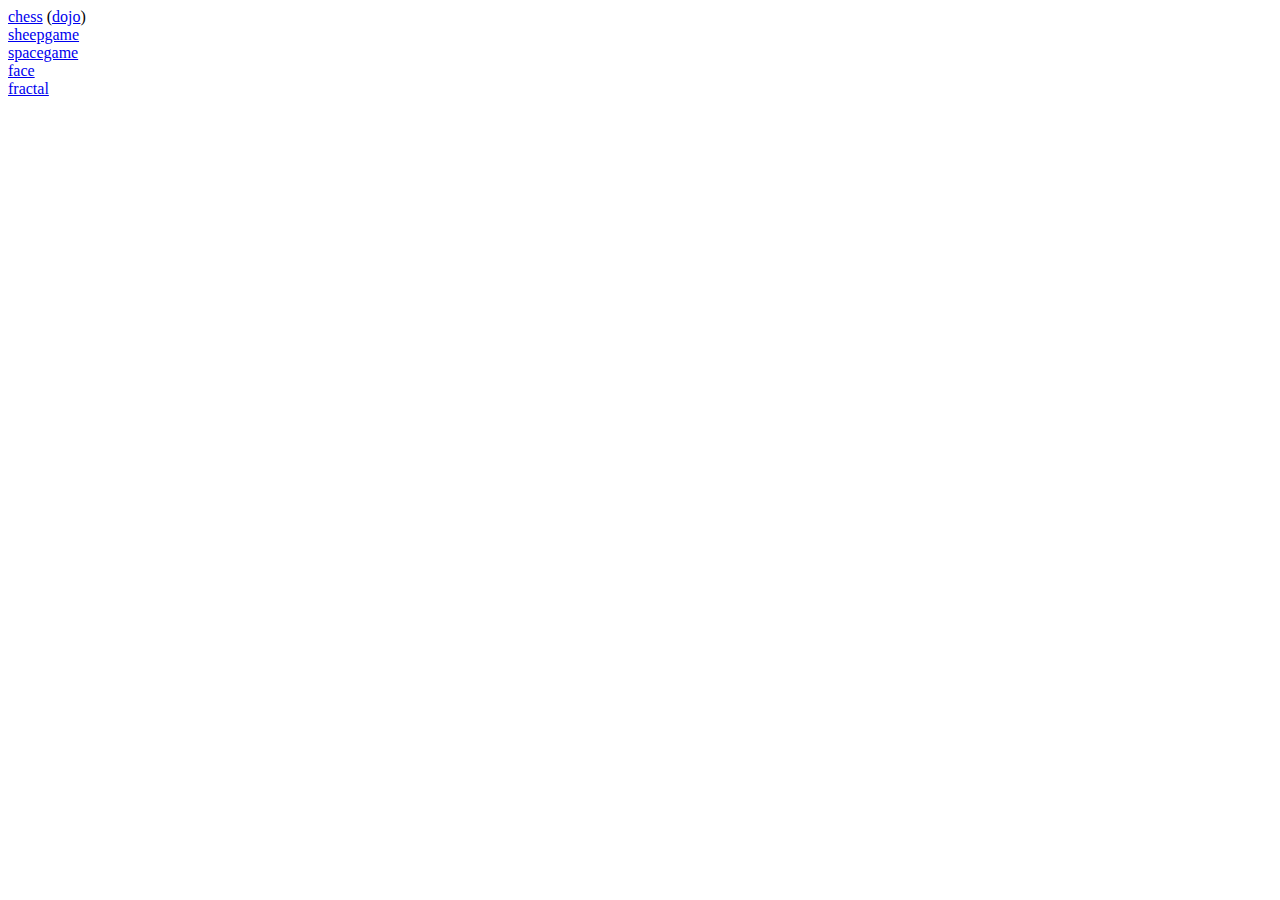
<file: index.html>
<html><body>
  <a href="/chess">chess</a> (<a href="/chess/dojo.html">dojo</a>)<br>
  <a href="/sheepgame">sheepgame</a><br>
  <a href="/spacegame">spacegame</a><br>
  <a href="/face">face</a><br>
  <a href="/fractal">fractal</a><br>
  
  </body></html>
</file>
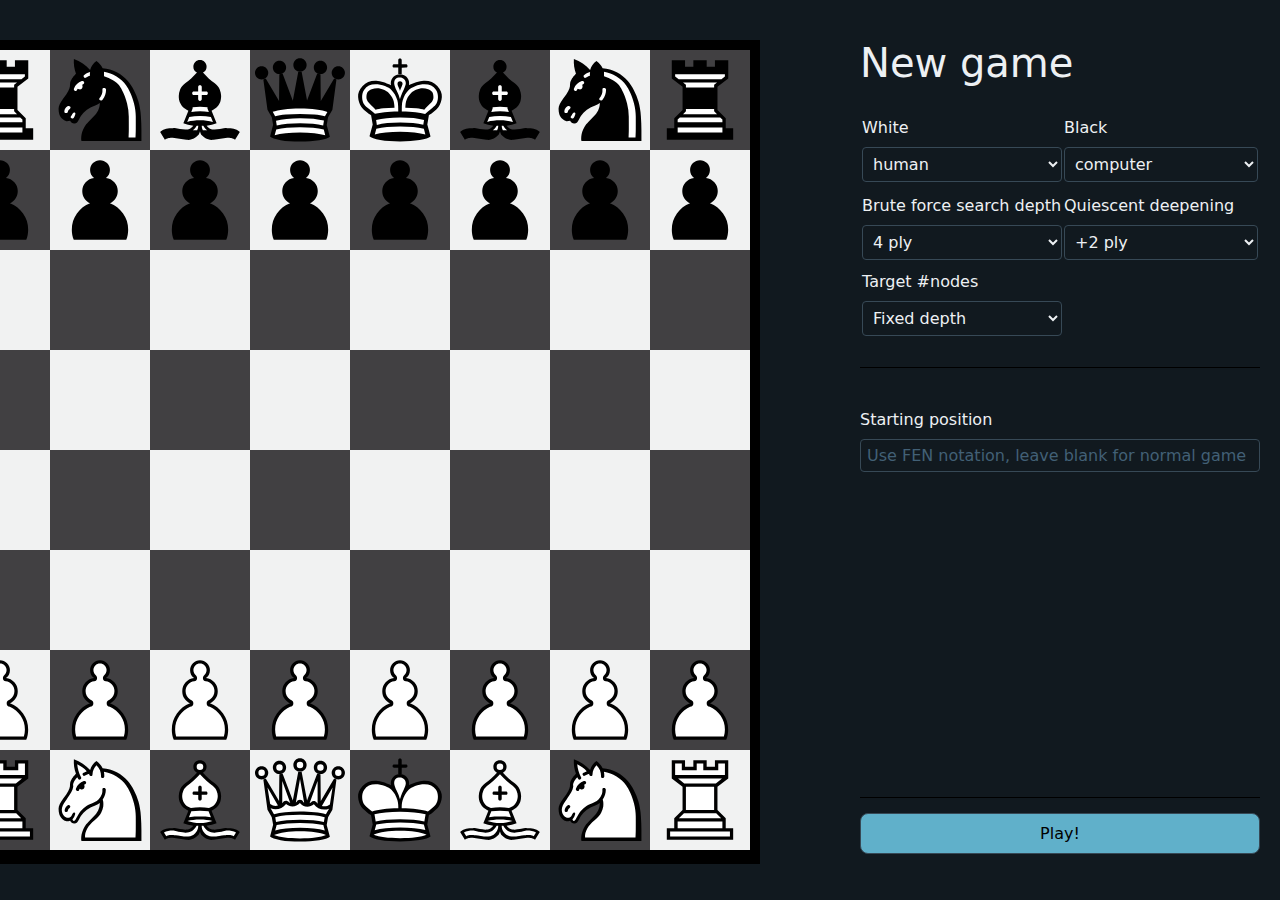
<file: chess/index.html>
<!doctype html>
<html lang="en" data-theme="dark">

<head>
    <meta charset="utf-8">
    <meta name="viewport" content="width=device-width, initial-scale=1">
    <link rel="stylesheet" href="css/custom.css">
    <title>Chess</title>

</head>

<body onload="setupGame(); resize(); loadSprites()" onresize="resize()">
    <div id="container">
        <div id="board">
            <canvas id="canvas"></canvas>
        </div>

        <!--  GAME SETUP -->
        <div class="main" id="setupGame" style="display:inline;">
            <h1>New game</h1>
            <table>
                <tr>
                    <td style="width:200px">
                        <label for="white">White</label>
                        <select id="white">
                            <option selected="selected" value="human">human</option>
                            <option value="computer">computer</option>
                        </select>
                        </label>
                    </td>
                    <td>
                        <label for="black">Black</label>
                        <select id="black">
                            <option value="human">human</option>
                            <option selected="selected" value="computer">computer</option>
                        </select>
                    </td>
                </tr>
            </table>

            <table>
                <tr>
                    <td style="width:200px">
                        <label for="ply_brute">Brute force search depth</label>
                        <select id="ply_brute" title="Brute force search depth in half-moves">
                            <option value="2">2 ply</option>
                            <option value="3">3 ply</option>
                            <option selected value="4">4 ply</option>
                            <option value="5">5 ply</option>
                            <option value="6">6 ply</option>
                            <option value="7">7 ply</option>
                            <option value="8">8 ply</option>
                        </select>
                    </td>
                    <td>
                        <label for="ply_quiet">Quiescent deepening</label>
                        <select id="ply_quiet" title="Quiescent search depth in half-moves">
                            <option value="0">no deepening</option>
                            <option value="1">+1 ply</option>
                            <option selected value="2">+2 ply</option>
                            <option value="3">+3 ply</option>
                            <option  value="4">+4 ply</option>
                            <option value="5">+5 ply</option>
                            <option value="6">+6 ply</option>
                            <option value="7">+7 ply</option>
                            <option value="8">+8 ply</option>
                            <option value="9">+9 ply</option>
                            <option value="10">+10 ply</option>
                            <option value="11">+11 ply</option>
                            <option value="12">+12 ply</option>
                            <option value="13">+13 ply</option>
                            <option value="14">+14 ply</option>
                        </select>

                    </td>
      
                </tr>
                <tr>
                    <td>
                        <label for="nodes">Target #nodes</label>
                        <select id="nodes" title="Adjust depth dynamically based on #nodes from previous search (overrides ply settings)">
                            <option selected value="-1">Fixed depth</option>
                            <option value="100000">100k</option>
                            <option value="200000">200k</option>
                            <option value="500000">500k</option>
                            <option value="1000000">1m</option>
                            <option value="5000000">5m</option>
                            <option value="10000000">10m</option>
                        </select>
                        
                    </td>
                </tr>
            </table>

            &nbsp;<br>
            <hr>

            <div class="scrollableOuter2">
                <div class="scrollableInner">
                    <label for="fen">Starting position</label>
                    <input type="text" id="fen" spellcheck="false" placeholder="Use FEN notation, leave blank for normal game"
                        title="Starting position in FEN format (optional)" oninput="updateBoard()"><br>
                    <div class="warning" id="invalidFenString">Invalid FEN string (<a
                            href="https://en.wikipedia.org/wiki/Forsyth%E2%80%93Edwards_Notation" target="_blank">more
                            info</a>)</div>
                </div>
            </div>
            <div class="nav">
                <hr>
                <button class="button3" onClick="startGame()">Play!</button>

            </div>
        </div>

        <!--  INGAME -->
        <div class="main" id="ingame" style="display:none;">
            <h1 id="header"></h1>
            <table>
                <tr>
                    <td>
                        <p id="whiteTimer">White</p>
                    </td>
                    <td style="text-align:right;">
                        <p id="blackTimer" class="dim">Black</p>
                    </td>
                </tr>
            </table>
            <progress value="0" max="1" id="progress"></progress>
            <p id="description"></p>

            <div class="scrollableOuter">
                <hr>
                <button id="log_pgn" class="tinyButton selected" onClick="setLogMode('pgn')"
                    title="View log">COORDINATES</button>
                <button id="log_fen" class="tinyButton" onClick="setLogMode('fen')"
                    title="View log in FEN format">FEN</button>
                <button id="log_ai" class="tinyButton" onClick="setLogMode('ai')" title="View AI statistics">AI
                    LOG</button>
                <button class="tinyButton" onClick="copyLog()" title="Copy log to clipboard">COPY</button>
                <div class="scrollableInner" id="logContainer">
                    <ol id="log"></ol>
                </div>
            </div>
            <div class="nav" id="inGameNav">
                <hr>
                <button class="button1" id="undo" title="Undo last move" onClick="undo()">Undo</button>
                <button class="button1" id="resign" onClick="resign()"
                    title="Give up, opponent wins the game">Resign</button>
                <button class="button1" id="draw" onClick="claimDraw()" disabled>Claim draw</button>
            </div>
            <div class="nav" id="endGameNav">
                <hr>
                <button class="button3" onClick="setupGame()">New game</button>
            </div>
        </div>
    </div>

    <!--  PROMOTE PAWN -->
    <div class="dialog" id="promotionDialog">
        <h2>Promote pawn to...</h2>
        <button class="promotionButton" onClick="promotePawn(0)"><img src="img/bq.svg" width="50px"
                height="50px"></button>
        <button class="promotionButton" onClick="promotePawn(1)"><img src="img/bn.svg" width="50px"
                height="50px"></button>
        <button class="promotionButton" onClick="promotePawn(2)"><img src="img/br.svg" width="50px"
                height="50px"></button>
        <button class="promotionButton" onClick="promotePawn(3)"><img src="img/bb.svg" width="50px"
                height="50px"></button>
    </div>


</body>
<script src="main.js"></script>
<script src="transcode.js"></script>

</html>
</file>
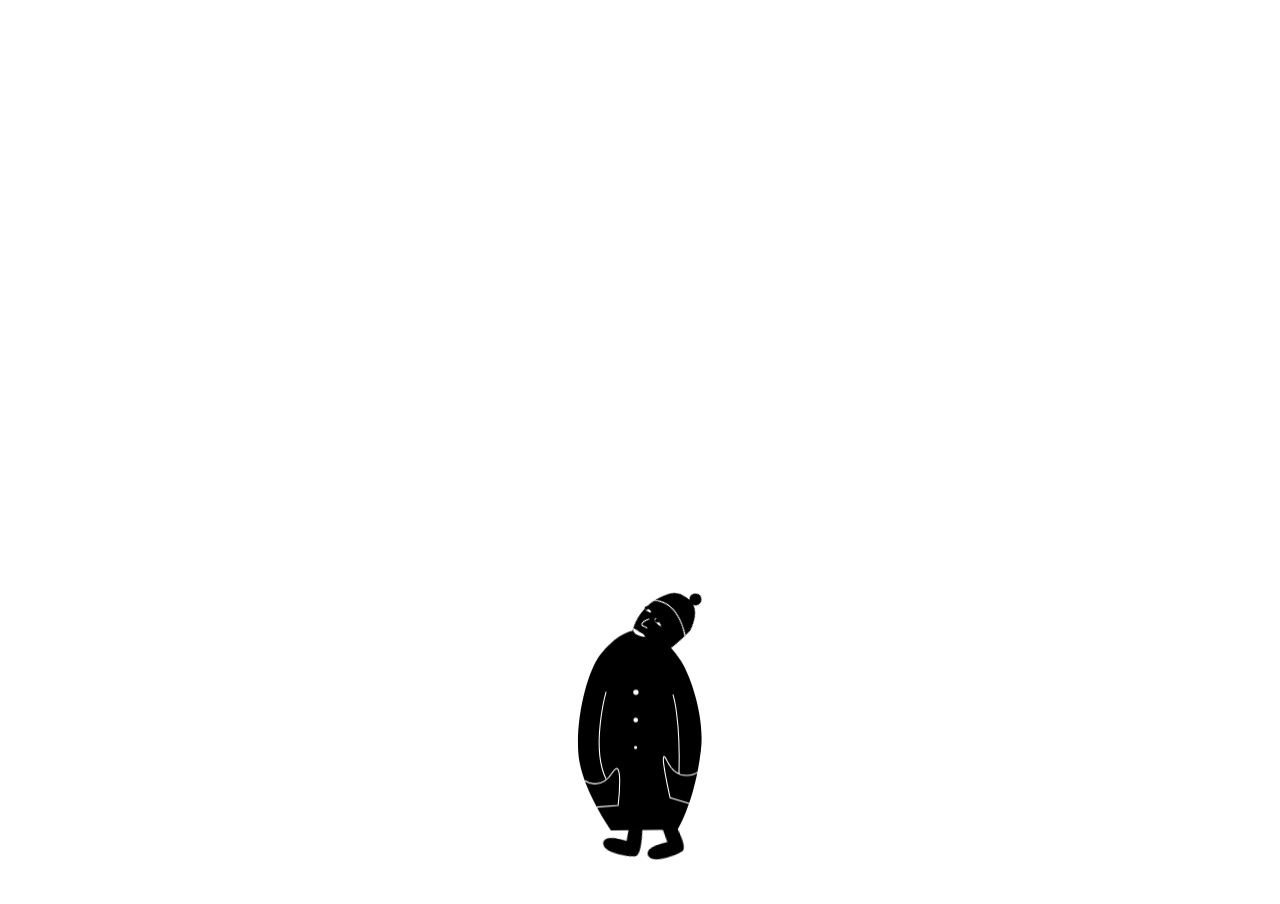
<file: face/index.html>
<!doctype html>
<html>
<meta charset="utf-8">
<title>Face</title>

<body style="height: 100%; overflow: hidden" ;>
    <style>
        * {
            padding: 0;
            margin: 0;
        }
    </style>

    <script src="pixi/pixi.min.js"></script>
    <script src="tween.js"></script>
    <script src="man.js"></script>
    <script src="main.js"></script>
</body>

</html>
</file>
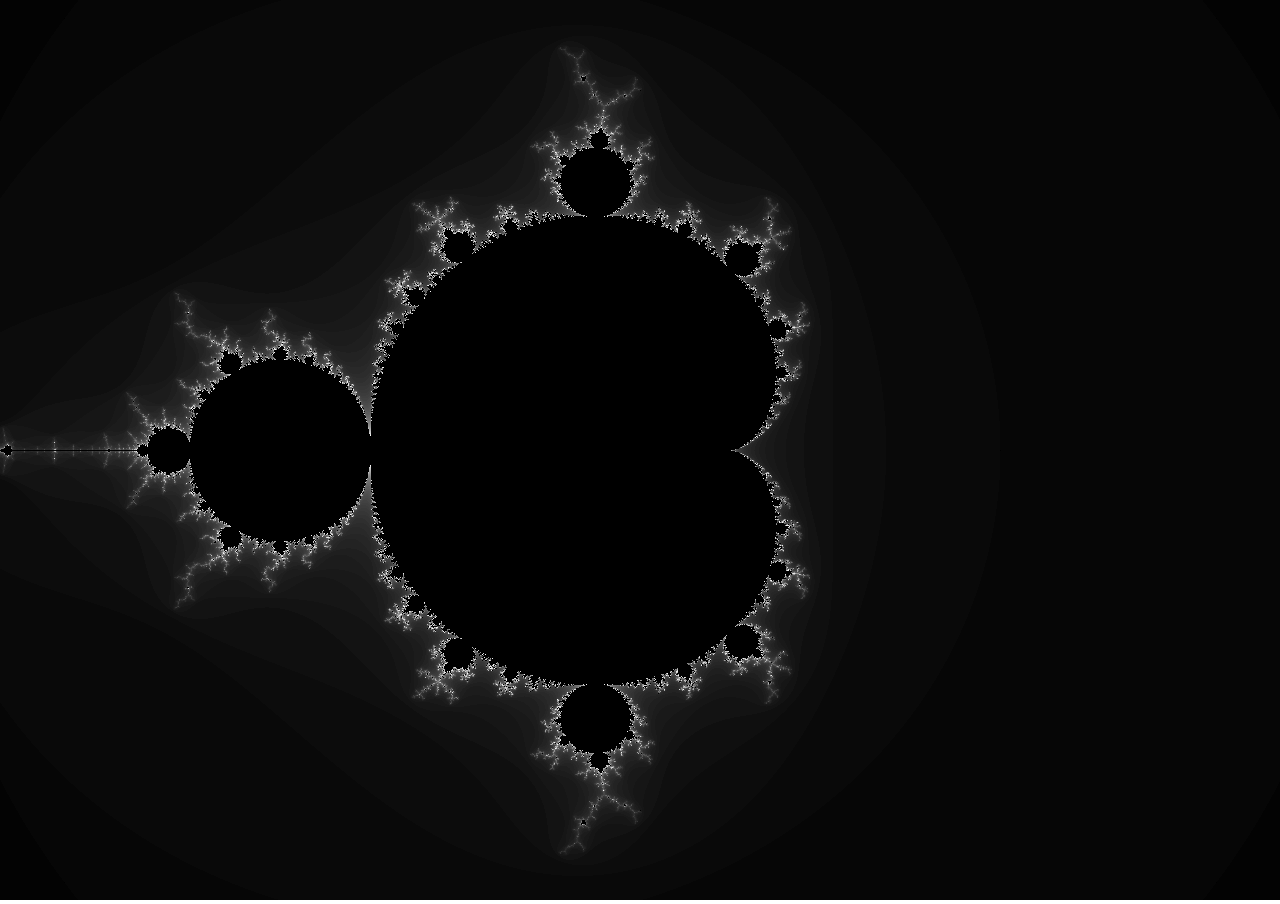
<file: fractal/index.html>
<!doctype html>
<html>
<meta charset="utf-8">
<title>Asteroids</title>
<body>

    <style>
        body {
            height: 100%;
            overflow: hidden;
        }
        * {
            padding: 0;
            margin: 0;
        }
    </style>

    <canvas id="canvas"></canvas>
    <script src="main.js"></script>

</body>
</html>
</file>
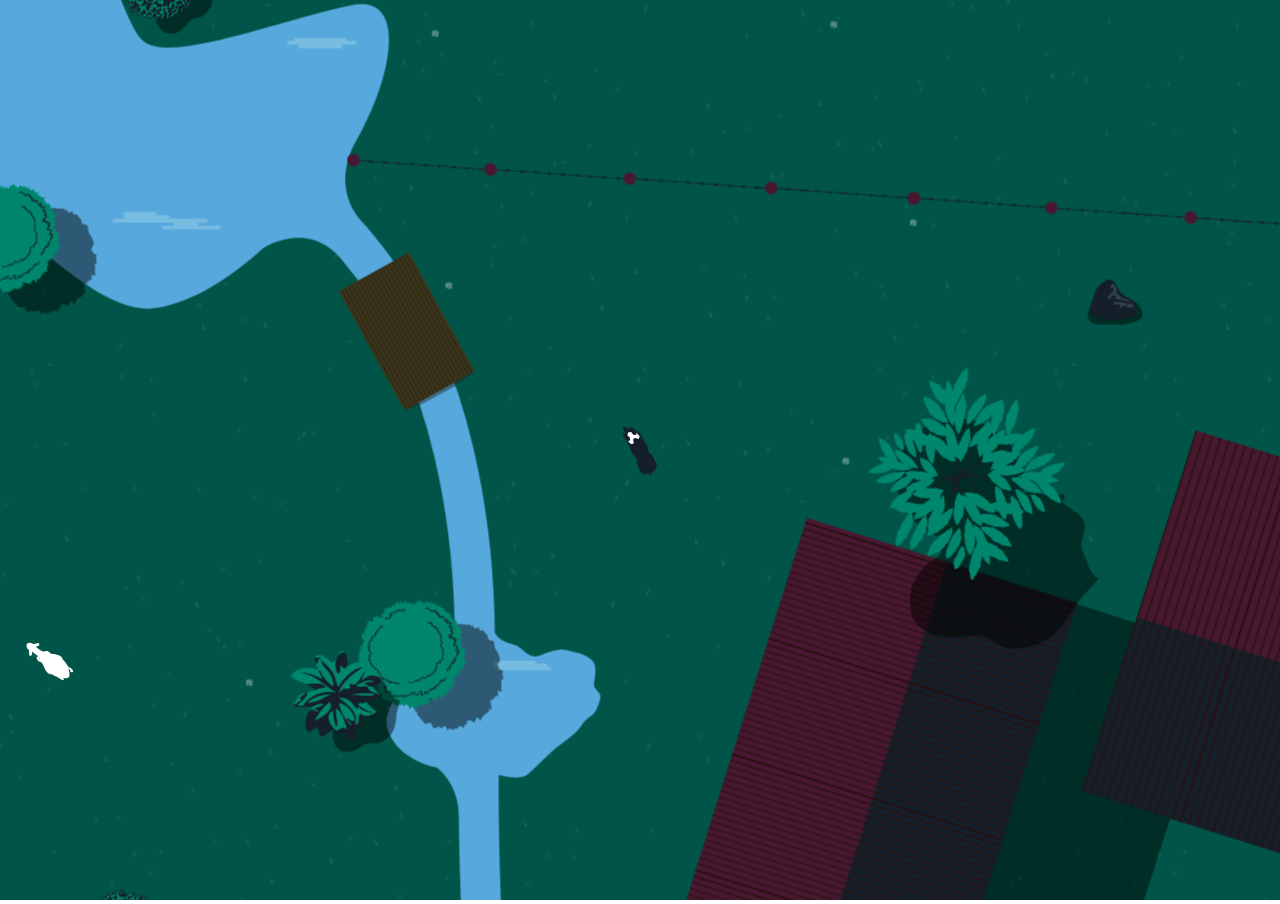
<file: sheepgame/index.html>
<!doctype html>
<html>
<meta charset="utf-8">
<title>Herder</title>

<body style="height: 100%; overflow: hidden" ;>
    <style>
        * {
            padding: 0;
            margin: 0;
        }
    </style>

    <script src="pixi/pixi.min.js"></script>
    <script src="howler/howler.js"></script>
    <script src="math.js"></script>
    <script src="sheep.js"></script>
    <script src="dog.js"></script>
    <script src="locations.js"></script>
    <script src="main.js"></script>
</body>

</html>
</file>
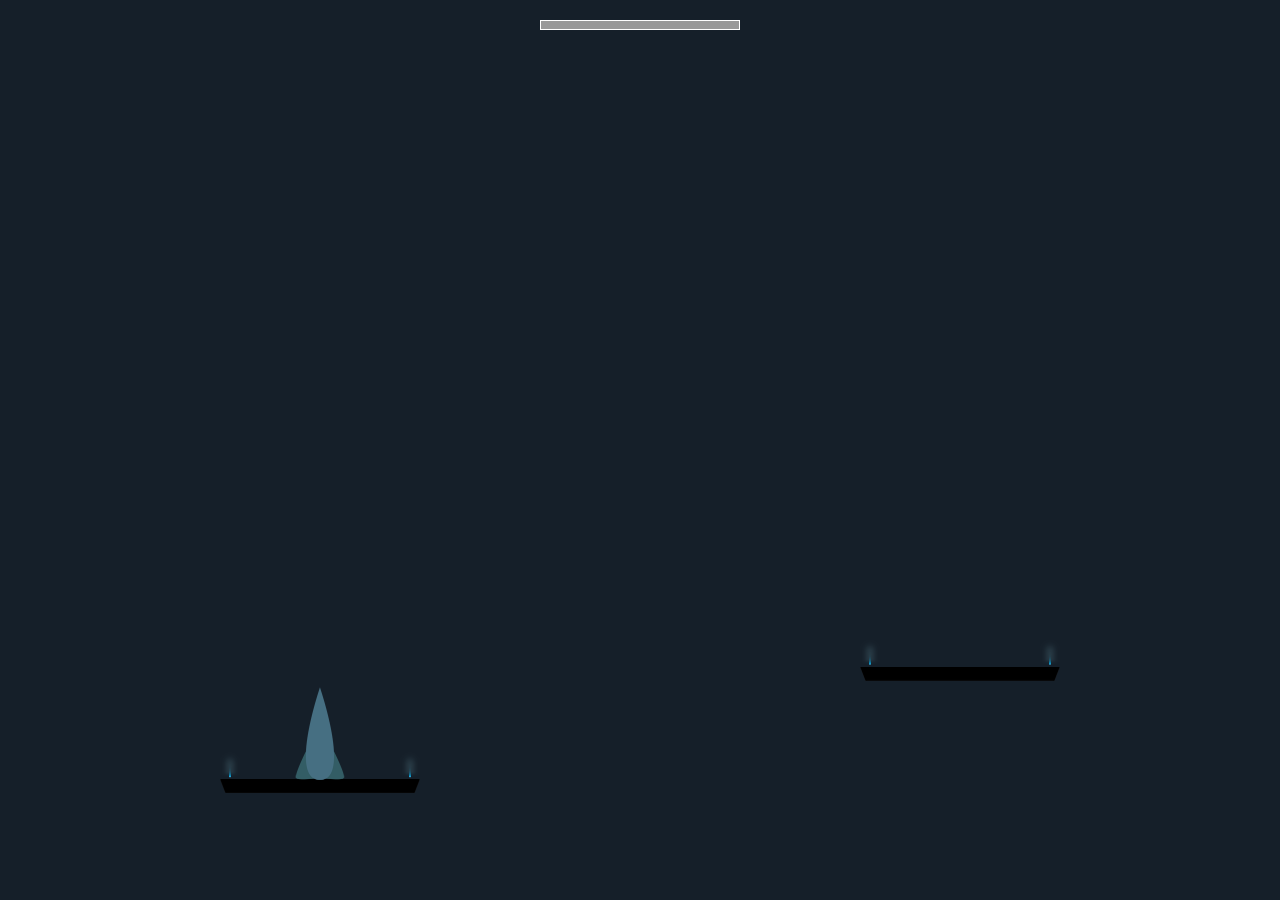
<file: spacegame/index.html>
<!doctype html>
<html>
<meta charset="utf-8">
<title>Asteroids</title>

<body style="height: 100%; overflow: hidden;">
    <style>
        * {
            padding: 0;
            margin: 0;
        }
    </style>

    <script src="pixi/pixi.min.js"></script>
    <script src="howler/howler.js"></script>
    <script src="math.js"></script>
    <script src="decomp/decomp.js"></script>
    <script src="matter/matter.js"></script>
    <script src="spaceship.js"></script> 
    <script src="launchpad.js"></script>
    <script src="gauge.js"></script>
    <script src="main.js"></script>
</body>

</html>
</file>
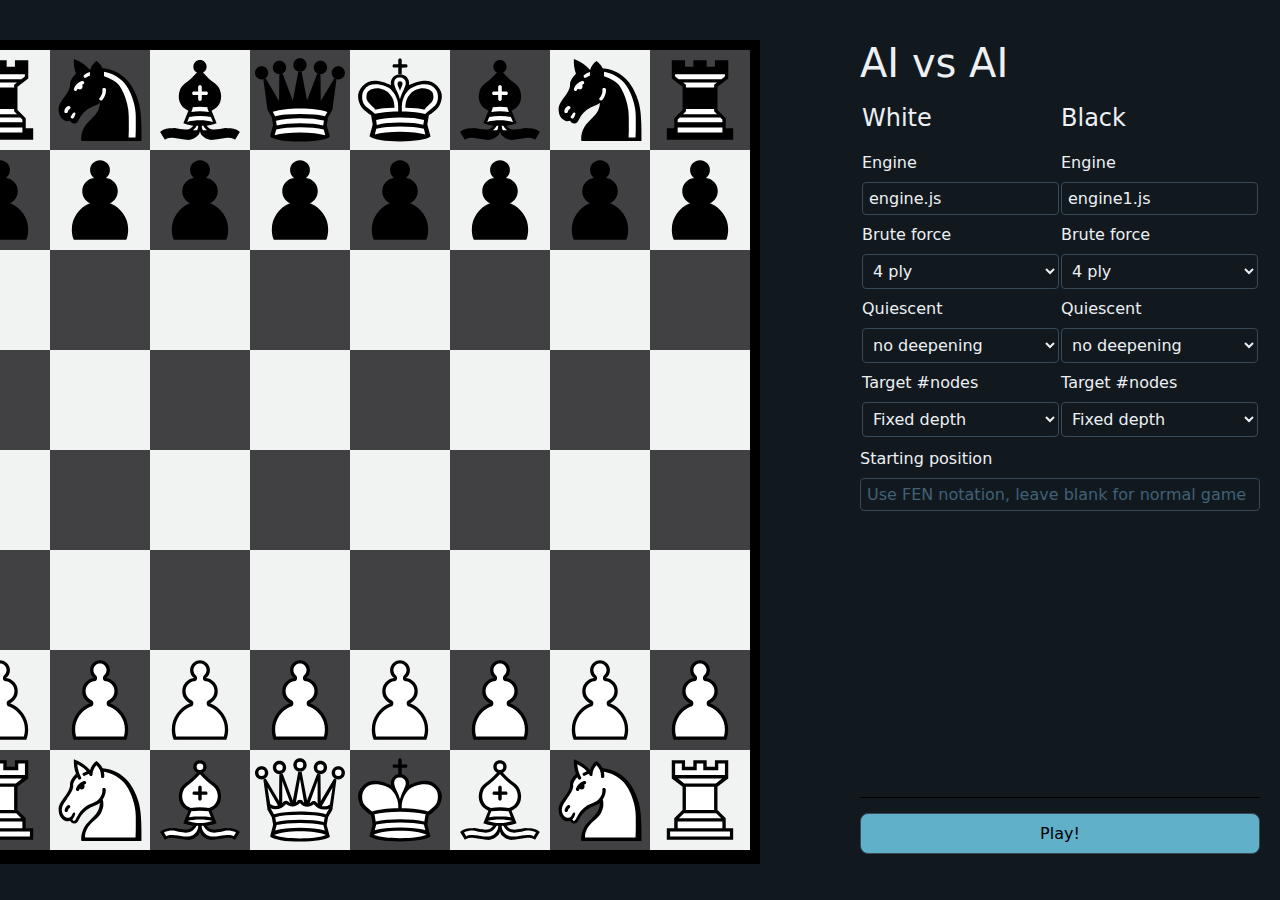
<file: chess/dojo.html>
<!doctype html>
<html lang="en" data-theme="dark">

<head>
    <meta charset="utf-8">
    <meta name="viewport" content="width=device-width, initial-scale=1">
    <link rel="stylesheet" href="css/custom.css">
    <title>Chess</title>
</head>

<body onload="setupGame(); resize(); loadSprites()" onresize="resize()">
    <div id="container">
        <div id="board">
            <canvas id="canvas"></canvas>
        </div>

        <!--  COMPUTER VS COMPUTER -->
        <div class="main" id="setupGame" style="display:inline;">
            <h1>AI vs AI</h1>
            <table>
                <tr>
                    <td style="width:200px">
                        <h3>White</h3>
                        <label for="engine0">Engine</label>
                        <input type="text" id="engine0" spellcheck="false" value="engine.js" title="Engine for white">
                        <label for="ply_brute0">Brute force</label>
                        <select id="ply_brute0" title="Brute force search depth in half-moves">
                            <option value="2">2 ply</option>
                            <option value="3">3 ply</option>
                            <option selected value="4">4 ply</option>
                            <option value="5">5 ply</option>
                            <option value="6">6 ply</option>
                            <option value="7">7 ply</option>
                            <option value="8">8 ply</option>
                        </select>
                        <label for="ply_quiet0">Quiescent</label>
                        <select id="ply_quiet0" title="Quiescent search depth in half-moves">
                            <option selected value="0">no deepening</option>
                            <option value="1">+1 ply</option>
                            <option value="2">+2 ply</option>
                            <option value="3">+3 ply</option>
                            <option value="4">+4 ply</option>
                            <option value="5">+5 ply</option>
                            <option value="6">+6 ply</option>
                            <option value="7">+7 ply</option>
                            <option value="8">+8 ply</option>
                            <option value="9">+9 ply</option>
                            <option value="10">+10 ply</option>
                            <option value="11">+11 ply</option>
                            <option value="12">+12 ply</option>
                            <option value="13">+13 ply</option>
                            <option value="14">+14 ply</option>
                            <option value="15">+15 ply</option>
                            <option value="16">+16 ply</option>
                            <option value="17">+17 ply</option>
                            <option value="18">+18 ply</option>
                            <option value="19">+19 ply</option>
                            <option value="20">+20 ply</option>
                        </select>
                        <label for="nodes0">Target #nodes</label>
                        <select id="nodes0" title="Adjust depth dynamically (overrides ply settings)">
                            <option selected value="-1">Fixed depth</option>
                            <option value="100000">100k</option>
                            <option value="200000">200k</option>
                            <option value="500000">500k</option>
                            <option value="1000000">1m</option>
                            <option value="5000000">5m</option>
                            <option value="10000000">10m</option>
                        </select>
                    </td>
                    <td style="width:200px">
                        <h3>Black</h3>
                        <label for="engine1">Engine</label>
                        <input type="text" id="engine1" spellcheck="false" value="engine1.js" title="Engine for black">
                        <label for="ply_brute1">Brute force</label>
                        <select id="ply_brute1" title="Brute force search depth in half-moves">
                            <option value="2">2 ply</option>
                            <option value="3">3 ply</option>
                            <option selected value="4">4 ply</option>
                            <option value="5">5 ply</option>
                            <option value="6">6 ply</option>
                            <option value="7">7 ply</option>
                            <option value="8">8 ply</option>
                        </select>
                        <label for="ply_quiet1">Quiescent</label>
                        <select id="ply_quiet1" title="Quiescent search depth in half-moves">
                            <option selected value="0">no deepening</option>
                            <option value="1">+1 ply</option>
                            <option value="2">+2 ply</option>
                            <option value="3">+3 ply</option>
                            <option value="4">+4 ply</option>
                            <option value="5">+5 ply</option>
                            <option value="6">+6 ply</option>
                            <option value="7">+7 ply</option>
                            <option value="8">+8 ply</option>
                            <option value="9">+9 ply</option>
                            <option value="10">+10 ply</option>
                            <option value="11">+11 ply</option>
                            <option value="12">+12 ply</option>
                            <option value="13">+13 ply</option>
                            <option value="14">+14 ply</option>
                            <option value="15">+15 ply</option>
                            <option value="16">+16 ply</option>
                            <option value="17">+17 ply</option>
                            <option value="18">+18 ply</option>
                            <option value="19">+19 ply</option>
                            <option value="20">+20 ply</option>
                        </select>
                        <label for="nodes1">Target #nodes</label>
                        <select id="nodes1" title="Adjust depth dynamically (overrides ply settings)">
                            <option selected value="-1">Fixed depth</option>
                            <option value="100000">100k</option>
                            <option value="200000">200k</option>
                            <option value="500000">500k</option>
                            <option value="1000000">1m</option>
                            <option value="5000000">5m</option>
                            <option value="10000000">10m</option>
                        </select>
                    </td>
                </tr>

            </table>

            <label for="fen">Starting position</label>
            <input type="text" id="fen" spellcheck="false" placeholder="Use FEN notation, leave blank for normal game"
                title="Starting position in FEN format (optional)" oninput="updateBoard()"><br>
            <div class="warning" id="invalidFenString">Invalid FEN string (<a
                    href="https://en.wikipedia.org/wiki/Forsyth%E2%80%93Edwards_Notation" target="_blank">more
                    info</a>)</div>


            <div class="nav">
                <hr>
                <button class="button3" onClick="startGame()">Play!</button>

            </div>
        </div>

        <!--  INGAME -->
        <div class="main" id="ingame" style="display:none;">
            <h1 id="header">White's turn</h1>
            <table>
                <tr>
                    <td>
                        <p id="whiteTimer">White</p>
                    </td>
                    <td style="text-align:right;">
                        <p id="blackTimer" class="dim">Black</p>
                    </td>
                </tr>
            </table>
            <progress value="0" max="1" id="progress"></progress>
            <p id="description"></p>

            <div class="scrollableOuter">
                <hr>
                <button id="log_pgn" class="tinyButton selected" onClick="setLogMode('pgn')"
                    title="View log">COORDINATES</button>
                <button id="log_fen" class="tinyButton" onClick="setLogMode('fen')"
                    title="View log in FEN format">FEN</button>
                <button id="log_ai" class="tinyButton" onClick="setLogMode('ai')" title="View AI statistics">AI
                    LOG</button>
                <button class="tinyButton" onClick="copyLog()" title="Copy log to clipboard">COPY</button>
                <div class="scrollableInner" id="logContainer">
                    <ol id="log"></ol>
                </div>
            </div>
            <div class="nav" id="inGameNav">
                <hr>
                <button class="button3" id="resign" onClick="resign()" title="End game">Abort</button>
            </div>
            <div class="nav" id="endGameNav">
                <hr>
                <button class="button3" onClick="setupGame()">New game</button>
            </div>
        </div>
    </div>


</body>
<script src="main_dojo.js"></script>
<script src="transcode.js"></script>

</html>
</file>
<file: chess/css/custom.css>
* {
  padding: 0;
  margin: 0;
}

body {
  font-family: system-ui, -apple-system, "Segoe UI", "Roboto", sans-serif;
  font-weight: 300;
  color: #edf0f3;
  user-select: none;
  overflow: hidden;
  background-color: #11191f;
}

table {
  width: 100%;
}


/* divs */

.dialog {
  display: none;
  text-align: center;
  width: 300px;
  height: 120px;
  padding: 10px;
  position: absolute;
  z-index: 100;
  border-radius: 3px;
  background-color: #11191f;
  box-shadow: 10px 10px 10px #11191f;
}

.main {
  margin-left: 100px;
  background-color: #11191f;
  width: 400px;
  position: absolute;
  height: 100%;
  box-sizing: border-box;
  top: 0;
}

#container {
  position: absolute;
  top: 40px;
}

#board {
  float: left;
  border: 10px solid black;
  background-color: black;
}

.nav {
  position: absolute;
  bottom: 0;
  width: 100%;
}

.scrollableOuter {
  height: calc(100% - 250px);
  position: absolute;
  top: 170px;
  width: 400px;
}

.scrollableOuter2 {
  height: calc(100% - 340px);
  position: absolute;
  top: 360px;
  width: 400px;
}

.scrollableInner {
  height: calc(100% - 60px);
  overflow-y: auto;
  scrollbar-color: #426076 black;
}



/* SCROLL */

::-webkit-scrollbar {
  height: 12px;
  width: 12px;
  background: black;
}

::-webkit-scrollbar-thumb {
  background: #426076;
  border-radius: 1px;
  -webkit-border-radius: 1px;
  box-shadow: 0px 1px 2px rgba(0, 0, 0, 0.75);
  -webkit-box-shadow: 0px 1px 2px rgba(0, 0, 0, 0.75);
}


/* form */

input, button, select {
  width: 100%;
  padding: 6px;
  background-color: #11191f;
  border: 1px solid #374956;
  color: #edf0f3;
  border-radius: 4px;
  box-sizing: border-box;
  cursor: pointer;
}

progress {
  visibility: none;
  display:block;
  border: 1px solid black;
  background-color: black;
  width: 100%;
  margin-top: 10px;
  margin-bottom: 20px;
  height: 5px;
}

progress::-webkit-progress-bar {
  background-color: black;
}

progress::-webkit-progress-value {
  background: #1095c1;
  /* chrome */
}

progress::-moz-progress-bar {
  background-color: #1095c1;
  /* firefox */
}

button, select, input {
  font-family: system-ui, -apple-system, "Segoe UI", "Roboto", sans-serif;
  font-size: 16px;
  font-weight: 300;
}

select:hover {
  border: 1px solid #1095c1;
  transition-duration: 0.4s;
}

input {
  user-select: text;
}

button {
  margin-top: 10px;
  margin-bottom: 10px;
  display: inline;
  width: 130px;
  padding: 10px;
  border-radius: 8px;
  background-color: #60b0ca;
  color: black;
  font-size: 16px;
  transition-duration: 0.4s;
}

button:hover {
  background-color: white;
}

button:disabled {
  background-color: #426076;
  cursor: initial;

}

.button1 {
  width: 130px;
}

.button2 {
  width: 260px;
}

.button3 {
  width: 100%;
}

.promotionButton {
  display: inline;
  width: 70px;
  height: 70px;
  border-radius: 3px;
  margin: 0;
}

.tinyButton {
  width: auto;
  border-radius: 0px;
  border: 0;
  font-size: 10px;
  padding: 1px 3px 2px 3px;
  background-color: #426076;
  font-weight: 500;
}

.tinyButton.selected {
  background-color: white;
}

[type=checkbox],
[type=radio] {
  width: 20px;
  height: 20px;
  margin-right: 10px;
  color: #1095c1;
}

::placeholder {
  color: #426076;
}

label {
  padding-top: 10px;
  padding-bottom: 10px;
  display: block;
}

/* typography */

hr {
  width: 100%;
  margin-top: 10px;
  margin-bottom: 5px;
  border: 0px;
  height: 1px;
  background: #000000;
}

p {
  font-size: 20px;
  font-weight: 300;
  padding-bottom: 20px;
}

#description{
  margin-top:-40px;
}

h1 {
  font-size: 40px;
  font-weight: 300;
  padding-bottom: 20px;
}

h2 {
  text-align: center;
  font-size: 30px;
  line-height: 30px;
  font-weight: 300;
  padding-bottom: 15px;
}

h3 {
  font-size: 24px;
  line-height: 20px;
  font-weight: 300;
  padding-bottom: 15px;
}

.dim {
  color: #426076;
}

ol li {
  color: #426076;
  list-style-position: inside;
  user-select: text;
}

ol li:last-child {
  color: white;
}

.warning {
  margin-top: 3px;
  font-style: italic;
  color: crimson;
  display: none;
}

.warning a {
  color: crimson;
}

#endGameNav {
  display: none;
}

#gameResult {
  display: none;
}
</file>
